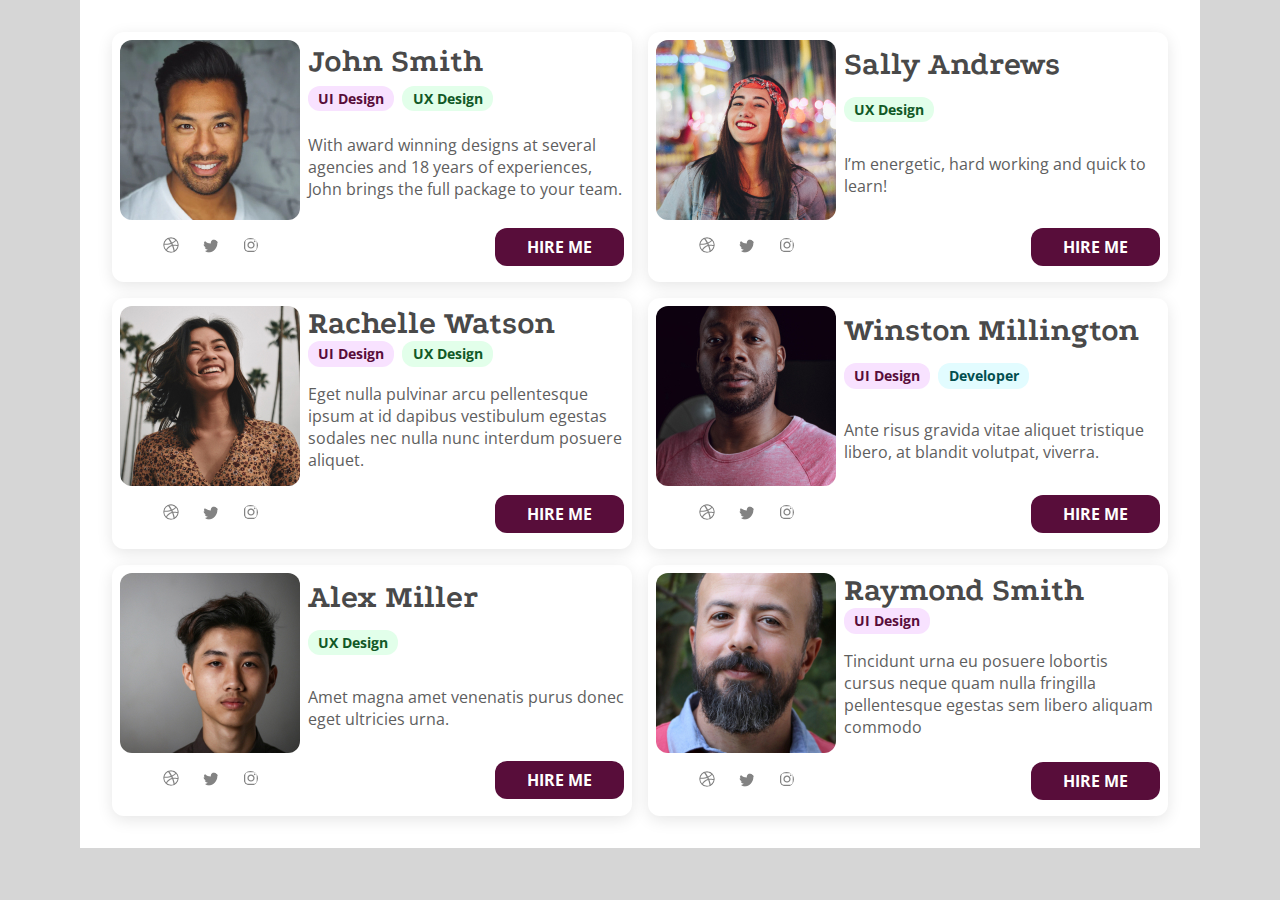
<file: module-1/03-final-project/solution-1/index.html>
<!DOCTYPE html>
<html lang="en">
  <head>
    <meta charset="UTF-8" />
    <meta name="viewport" content="width=device-width, initial-scale=1.0" />
    <title>Hire us</title>
    <link
      href="https://fonts.googleapis.com/css2?family=Open+Sans:wght@400;700&family=Podkova:wght@700&display=swap"
      rel="stylesheet"
    />
    <link href="styles.css" rel="stylesheet" />
  </head>
  <body>
    <div class="candidates">
      <!-- Cantidate 1 -->
      <div class="candidate">
        <h2 class="name">John Smith</h2>
        <img src="../img/john.jpg" />
        <p class="roles">
          <span class="role role-ui">UI Design</span
          ><span class="role role-ux">UX Design</span>
        </p>
        <p class="bio">
          With award winning designs at several agencies and 18 years of
          experiences, John brings the full package to your team.
        </p>
        <ul class="social">
          <li>
            <a href="#" aria-label="dribbble"
              ><img src="../img/dribbble.svg" alt=""
            /></a>
          </li>
          <li>
            <a href="#" aria-label="twitter"
              ><img src="../img/twitter.svg" alt=""
            /></a>
          </li>
          <li>
            <a href="#" aria-label="instagram"
              ><img src="../img/instagram.svg" alt=""
            /></a>
          </li>
        </ul>
        <a href="#" class="button">Hire me</a>
      </div>

      <!-- Cantidate 2 -->
      <div class="candidate">
        <h2 class="name">Sally Andrews</h2>
        <img src="../img/sally.jpg" />
        <p class="roles">
          <span class="role role-ux">UX Design</span>
        </p>
        <p class="bio">I’m energetic, hard working and quick to learn!</p>
        <ul class="social">
          <li>
            <a href="#" aria-label="dribbble"
              ><img src="../img/dribbble.svg" alt=""
            /></a>
          </li>
          <li>
            <a href="#" aria-label="twitter"
              ><img src="../img/twitter.svg" alt=""
            /></a>
          </li>
          <li>
            <a href="#" aria-label="instagram"
              ><img src="../img/instagram.svg" alt=""
            /></a>
          </li>
        </ul>
        <a href="#" class="button">Hire me</a>
      </div>

      <!-- Cantidate 3 -->
      <div class="candidate">
        <h2 class="name">Rachelle Watson</h2>
        <img src="../img/rachelle.jpg" />
        <p class="roles">
          <span class="role role-ui">UI Design</span
          ><span class="role role-ux">UX Design</span>
        </p>
        <p class="bio">
          Eget nulla pulvinar arcu pellentesque ipsum at id dapibus vestibulum
          egestas sodales nec nulla nunc interdum posuere aliquet.
        </p>
        <ul class="social">
          <li>
            <a href="#" aria-label="dribbble"
              ><img src="../img/dribbble.svg" alt=""
            /></a>
          </li>
          <li>
            <a href="#" aria-label="twitter"
              ><img src="../img/twitter.svg" alt=""
            /></a>
          </li>
          <li>
            <a href="#" aria-label="instagram"
              ><img src="../img/instagram.svg" alt=""
            /></a>
          </li>
        </ul>
        <a href="#" class="button">Hire me</a>
      </div>

      <!-- Cantidate 4 -->
      <div class="candidate">
        <h2 class="name">Winston Millington</h2>
        <img src="../img/winston.jpg" />
        <p class="roles">
          <span class="role role-ui">UI Design</span
          ><span class="role role-dev">Developer</span>
        </p>
        <p class="bio">
          Ante risus gravida vitae aliquet tristique libero, at blandit
          volutpat, viverra.
        </p>
        <ul class="social">
          <li>
            <a href="#" aria-label="dribbble"
              ><img src="../img/dribbble.svg" alt=""
            /></a>
          </li>
          <li>
            <a href="#" aria-label="twitter"
              ><img src="../img/twitter.svg" alt=""
            /></a>
          </li>
          <li>
            <a href="#" aria-label="instagram"
              ><img src="../img/instagram.svg" alt=""
            /></a>
          </li>
        </ul>
        <a href="#" class="button">Hire me</a>
      </div>

      <!-- Cantidate 5 -->
      <div class="candidate">
        <h2 class="name">Alex Miller</h2>
        <img src="../img/alex.jpg" />
        <p class="roles"><span class="role role-ux">UX Design</span></p>
        <p class="bio">
          Amet magna amet venenatis purus donec eget ultricies urna.
        </p>
        <ul class="social">
          <li>
            <a href="#" aria-label="dribbble"
              ><img src="../img/dribbble.svg" alt=""
            /></a>
          </li>
          <li>
            <a href="#" aria-label="twitter"
              ><img src="../img/twitter.svg" alt=""
            /></a>
          </li>
          <li>
            <a href="#" aria-label="instagram"
              ><img src="../img/instagram.svg" alt=""
            /></a>
          </li>
        </ul>
        <a href="#" class="button">Hire me</a>
      </div>

      <!-- Cantidate 6 -->
      <div class="candidate">
        <h2 class="name">Raymond Smith</h2>
        <img src="../img/raymond.jpg" />
        <p class="roles">
          <span class="role role-ui">UI Design</span>
        </p>
        <p class="bio">
          Tincidunt urna eu posuere lobortis cursus neque quam nulla fringilla
          pellentesque egestas sem libero aliquam commodo
        </p>
        <ul class="social">
          <li>
            <a href="#" aria-label="dribbble"
              ><img src="../img/dribbble.svg" alt=""
            /></a>
          </li>
          <li>
            <a href="#" aria-label="twitter"
              ><img src="../img/twitter.svg" alt=""
            /></a>
          </li>
          <li>
            <a href="#" aria-label="instagram"
              ><img src="../img/instagram.svg" alt=""
            /></a>
          </li>
        </ul>
        <a href="#" class="button">Hire me</a>
      </div>
    </div>
  </body>
</html>
</file>
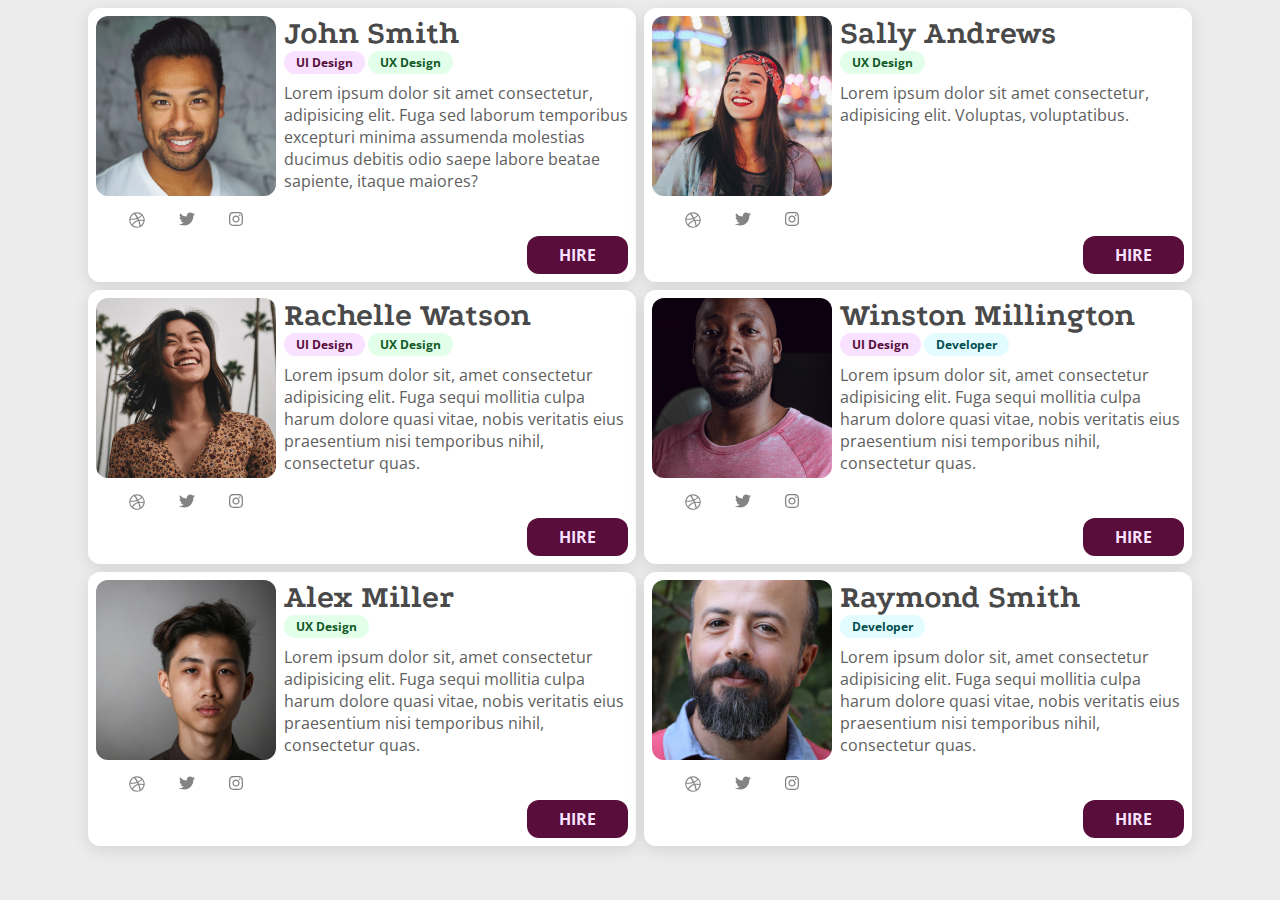
<file: module-1/03-final-project/solution-2/index.html>
<!DOCTYPE html>
<html lang="en">
  <head>
    <meta charset="UTF-8" />
    <meta name="viewport" content="width=device-width, initial-scale=1.0" />
    <title>Hire us</title>
    <link
      href="https://fonts.googleapis.com/css2?family=Open+Sans:wght@400;700&family=Podkova:wght@700&display=swap"
      rel="stylesheet"
    />
    <link rel="stylesheet" href="styles.css" />
  </head>
  <body>
    <main>
      <div class="cantidates">
        <div class="candidate">
          <h2 class="name">John Smith</h2>
          <img src="../img/john.jpg" alt="" />
          <p class="roles">
            <span class="tag ui">UI Design</span>
            <span class="tag ux">UX Design</span>
          </p>
          <p class="bio">
            Lorem ipsum dolor sit amet consectetur, adipisicing elit. Fuga sed
            laborum temporibus excepturi minima assumenda molestias ducimus
            debitis odio saepe labore beatae sapiente, itaque maiores?
          </p>
          <ul class="socials">
            <li>
              <a href="#" aria-label="dribbble">
                <img src="../img/dribbble.svg" alt="" />
              </a>
            </li>
            <li>
              <a href="#" aria-label="twitter">
                <img src="../img/twitter.svg" alt="" />
              </a>
            </li>
            <li>
              <a href="#" aria-label="instagram">
                <img src="../img/instagram.svg" alt="" />
              </a>
            </li>
          </ul>
          <a href="#" class="button">Hire</a>
        </div>

        <div class="candidate">
          <h2 class="name">Sally Andrews</h2>
          <img src="../img/sally.jpg" alt="" />
          <p class="roles">
            <span class="tag ux">UX Design</span>
          </p>
          <p class="bio">
            Lorem ipsum dolor sit amet consectetur, adipisicing elit. Voluptas,
            voluptatibus.
          </p>
          <ul class="socials">
            <li>
              <a href="#" aria-label="dribbble">
                <img src="../img/dribbble.svg" alt="" />
              </a>
            </li>
            <li>
              <a href="#" aria-label="twitter">
                <img src="../img/twitter.svg" alt="" />
              </a>
            </li>
            <li>
              <a href="#" aria-label="instagram">
                <img src="../img/instagram.svg" alt="" />
              </a>
            </li>
          </ul>
          <a href="#" class="button">Hire</a>
        </div>

        <div class="candidate">
          <h2 class="name">Rachelle Watson</h2>
          <img src="../img/rachelle.jpg" alt="" />
          <p class="roles">
            <span class="tag ui">UI Design</span>
            <span class="tag ux">UX Design</span>
          </p>
          <p class="bio">
            Lorem ipsum dolor sit, amet consectetur adipisicing elit. Fuga sequi
            mollitia culpa harum dolore quasi vitae, nobis veritatis eius
            praesentium nisi temporibus nihil, consectetur quas.
          </p>
          <ul class="socials">
            <li>
              <a href="#" aria-label="dribbble">
                <img src="../img/dribbble.svg" alt="" />
              </a>
            </li>
            <li>
              <a href="#" aria-label="twitter">
                <img src="../img/twitter.svg" alt="" />
              </a>
            </li>
            <li>
              <a href="#" aria-label="instagram">
                <img src="../img/instagram.svg" alt="" />
              </a>
            </li>
          </ul>
          <a href="#" class="button">Hire</a>
        </div>

        <div class="candidate">
          <h2 class="name">Winston Millington</h2>
          <img src="../img/winston.jpg" alt="" />
          <p class="roles">
            <span class="tag ui">UI Design</span>
            <span class="tag dev">Developer</span>
          </p>
          <p class="bio">
            Lorem ipsum dolor sit, amet consectetur adipisicing elit. Fuga sequi
            mollitia culpa harum dolore quasi vitae, nobis veritatis eius
            praesentium nisi temporibus nihil, consectetur quas.
          </p>
          <ul class="socials">
            <li>
              <a href="#" aria-label="dribbble">
                <img src="../img/dribbble.svg" alt="" />
              </a>
            </li>
            <li>
              <a href="#" aria-label="twitter">
                <img src="../img/twitter.svg" alt="" />
              </a>
            </li>
            <li>
              <a href="#" aria-label="instagram">
                <img src="../img/instagram.svg" alt="" />
              </a>
            </li>
          </ul>
          <a href="#" class="button">Hire</a>
        </div>

        <div class="candidate">
          <h2 class="name">Alex Miller</h2>
          <img src="../img/alex.jpg" alt="" />
          <p class="roles">
            <span class="tag ux">UX Design</span>
          </p>
          <p class="bio">
            Lorem ipsum dolor sit, amet consectetur adipisicing elit. Fuga sequi
            mollitia culpa harum dolore quasi vitae, nobis veritatis eius
            praesentium nisi temporibus nihil, consectetur quas.
          </p>
          <ul class="socials">
            <li>
              <a href="#" aria-label="dribbble">
                <img src="../img/dribbble.svg" alt="" />
              </a>
            </li>
            <li>
              <a href="#" aria-label="twitter">
                <img src="../img/twitter.svg" alt="" />
              </a>
            </li>
            <li>
              <a href="#" aria-label="instagram">
                <img src="../img/instagram.svg" alt="" />
              </a>
            </li>
          </ul>
          <a href="#" class="button">Hire</a>
        </div>

        <div class="candidate">
          <h2 class="name">Raymond Smith</h2>
          <img src="../img/raymond.jpg" alt="" />
          <p class="roles">
            <span class="tag dev">Developer</span>
          </p>
          <p class="bio">
            Lorem ipsum dolor sit, amet consectetur adipisicing elit. Fuga sequi
            mollitia culpa harum dolore quasi vitae, nobis veritatis eius
            praesentium nisi temporibus nihil, consectetur quas.
          </p>
          <ul class="socials">
            <li>
              <a href="#" aria-label="dribbble">
                <img src="../img/dribbble.svg" alt="" />
              </a>
            </li>
            <li>
              <a href="#" aria-label="twitter">
                <img src="../img/twitter.svg" alt="" />
              </a>
            </li>
            <li>
              <a href="#" aria-label="instagram">
                <img src="../img/instagram.svg" alt="" />
              </a>
            </li>
          </ul>
          <a href="#" class="button">Hire</a>
        </div>
      </div>
    </main>
  </body>
</html>
</file>
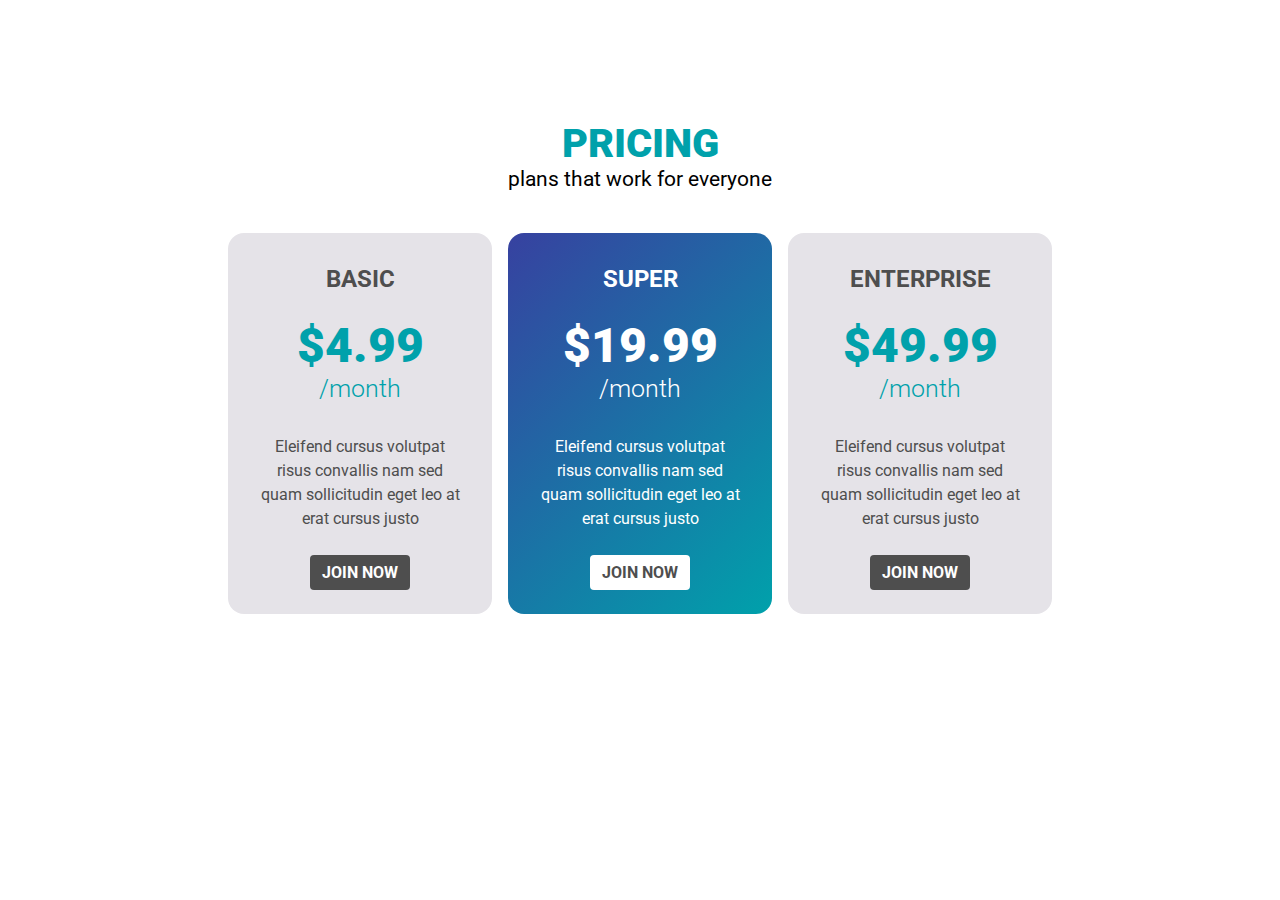
<file: module-1/pricing-cards/version-1/index.html>
<!DOCTYPE html>
<html lang="en">
  <head>
    <meta charset="UTF-8" />
    <meta name="viewport" content="width=device-width, initial-scale=1.0" />
    <title>Pricing</title>
    <link
      href="https://fonts.googleapis.com/css2?family=Roboto:wght@300;700;900&display=swap"
      rel="stylesheet"
    />
    <link rel="stylesheet" href="styles.css" />
  </head>

  <body>
    <h1 class="text-accent">pricing</h1>
    <p class="subhead">plans that work for everyone</p>

    <div class="plans">
      <div class="plan plan--light">
        <h2 class="plan__title">basic</h2>
        <p class="plan__price text-accent">$4.99<span>/month</span></p>
        <p class="plan__description">
          Eleifend cursus volutpat risus convallis nam sed quam sollicitudin
          eget leo at erat cursus justo
        </p>
        <a href="#" class="button button-dark">Join Now</a>
      </div>

      <div class="plan plan--dark">
        <h2 class="plan__title">super</h2>
        <p class="plan__price">$19.99<span>/month</span></p>
        <p class="plan__description">
          Eleifend cursus volutpat risus convallis nam sed quam sollicitudin
          eget leo at erat cursus justo
        </p>
        <a href="#" class="button button-light">Join Now</a>
      </div>

      <div class="plan plan--light">
        <h2 class="plan__title">Enterprise</h2>
        <p class="plan__price text-accent">$49.99<span>/month</span></p>
        <p class="plan__description">
          Eleifend cursus volutpat risus convallis nam sed quam sollicitudin
          eget leo at erat cursus justo
        </p>
        <a href="#" class="button button-dark">Join Now</a>
      </div>
    </div>
  </body>
</html>
</file>
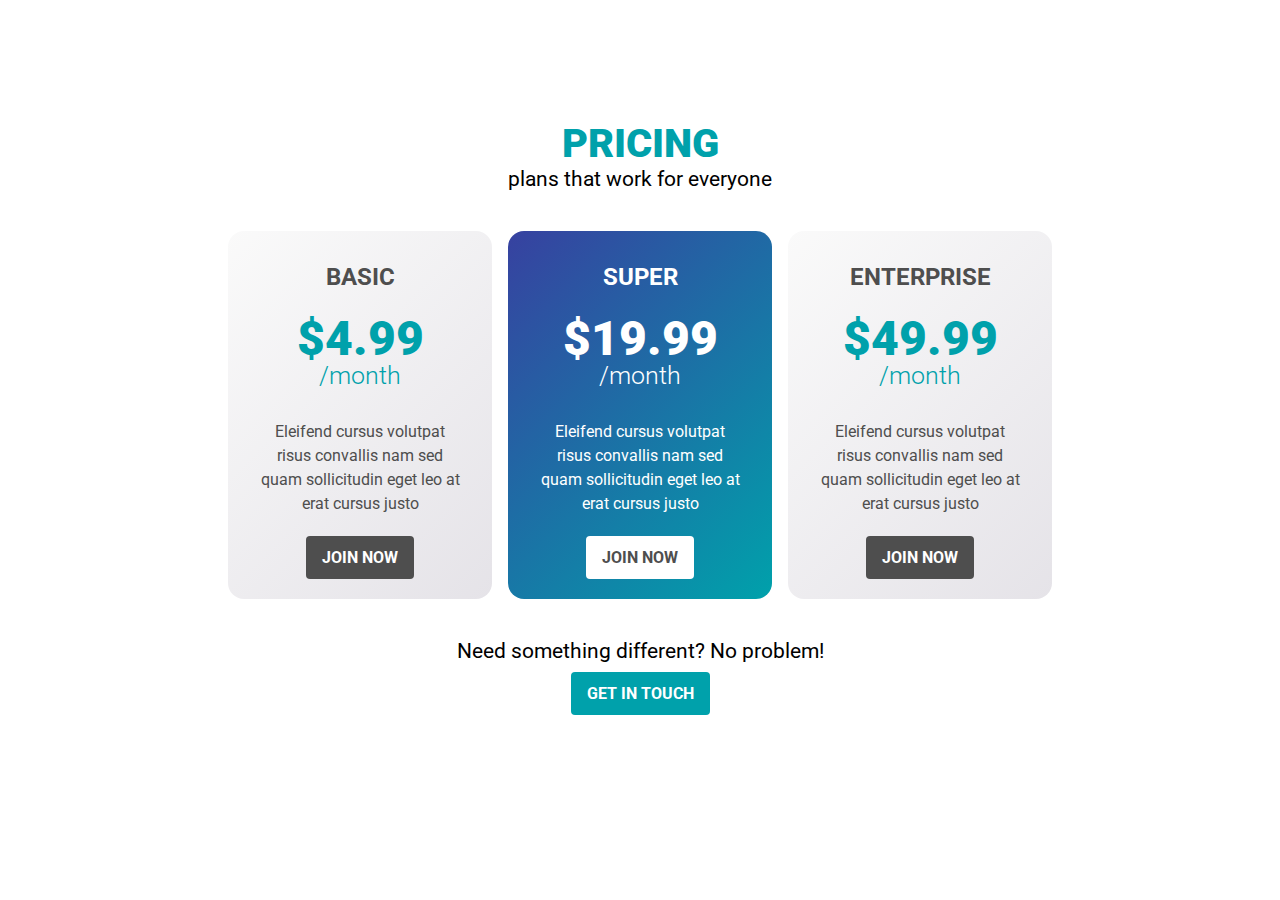
<file: module-1/pricing-cards/version-2/index.html>
<!DOCTYPE html>
<html lang="en">
  <head>
    <meta charset="UTF-8" />
    <meta name="viewport" content="width=device-width, initial-scale=1.0" />
    <title>Pricing</title>
    <link
      href="https://fonts.googleapis.com/css2?family=Roboto:wght@300;700;900&display=swap"
      rel="stylesheet"
    />
    <link rel="stylesheet" href="styles.css" />
  </head>

  <body>
    <h1 class="text-accent">pricing</h1>
    <p class="fs-500">plans that work for everyone</p>

    <div class="plans">
      <div class="plan plan--light">
        <h2 class="plan__title">basic</h2>
        <p class="plan__price">$4.99<span>/month</span></p>
        <p class="plan__description">
          Eleifend cursus volutpat risus convallis nam sed quam sollicitudin
          eget leo at erat cursus justo
        </p>
        <a href="#" class="button">Join Now</a>
      </div>

      <div class="plan plan--accent">
        <h2 class="plan__title">super</h2>
        <p class="plan__price">$19.99<span>/month</span></p>
        <p class="plan__description">
          Eleifend cursus volutpat risus convallis nam sed quam sollicitudin
          eget leo at erat cursus justo
        </p>
        <a href="#" class="button">Join Now</a>
      </div>

      <div class="plan plan--light">
        <h2 class="plan__title">Enterprise</h2>
        <p class="plan__price">$49.99<span>/month</span></p>
        <p class="plan__description">
          Eleifend cursus volutpat risus convallis nam sed quam sollicitudin
          eget leo at erat cursus justo
        </p>
        <a href="#" class="button">Join Now</a>
      </div>
    </div>

    <p class="fs-500">Need something different? No problem!</p>
    <a href="#" class="button">Get in touch</a>
  </body>
</html>
</file>
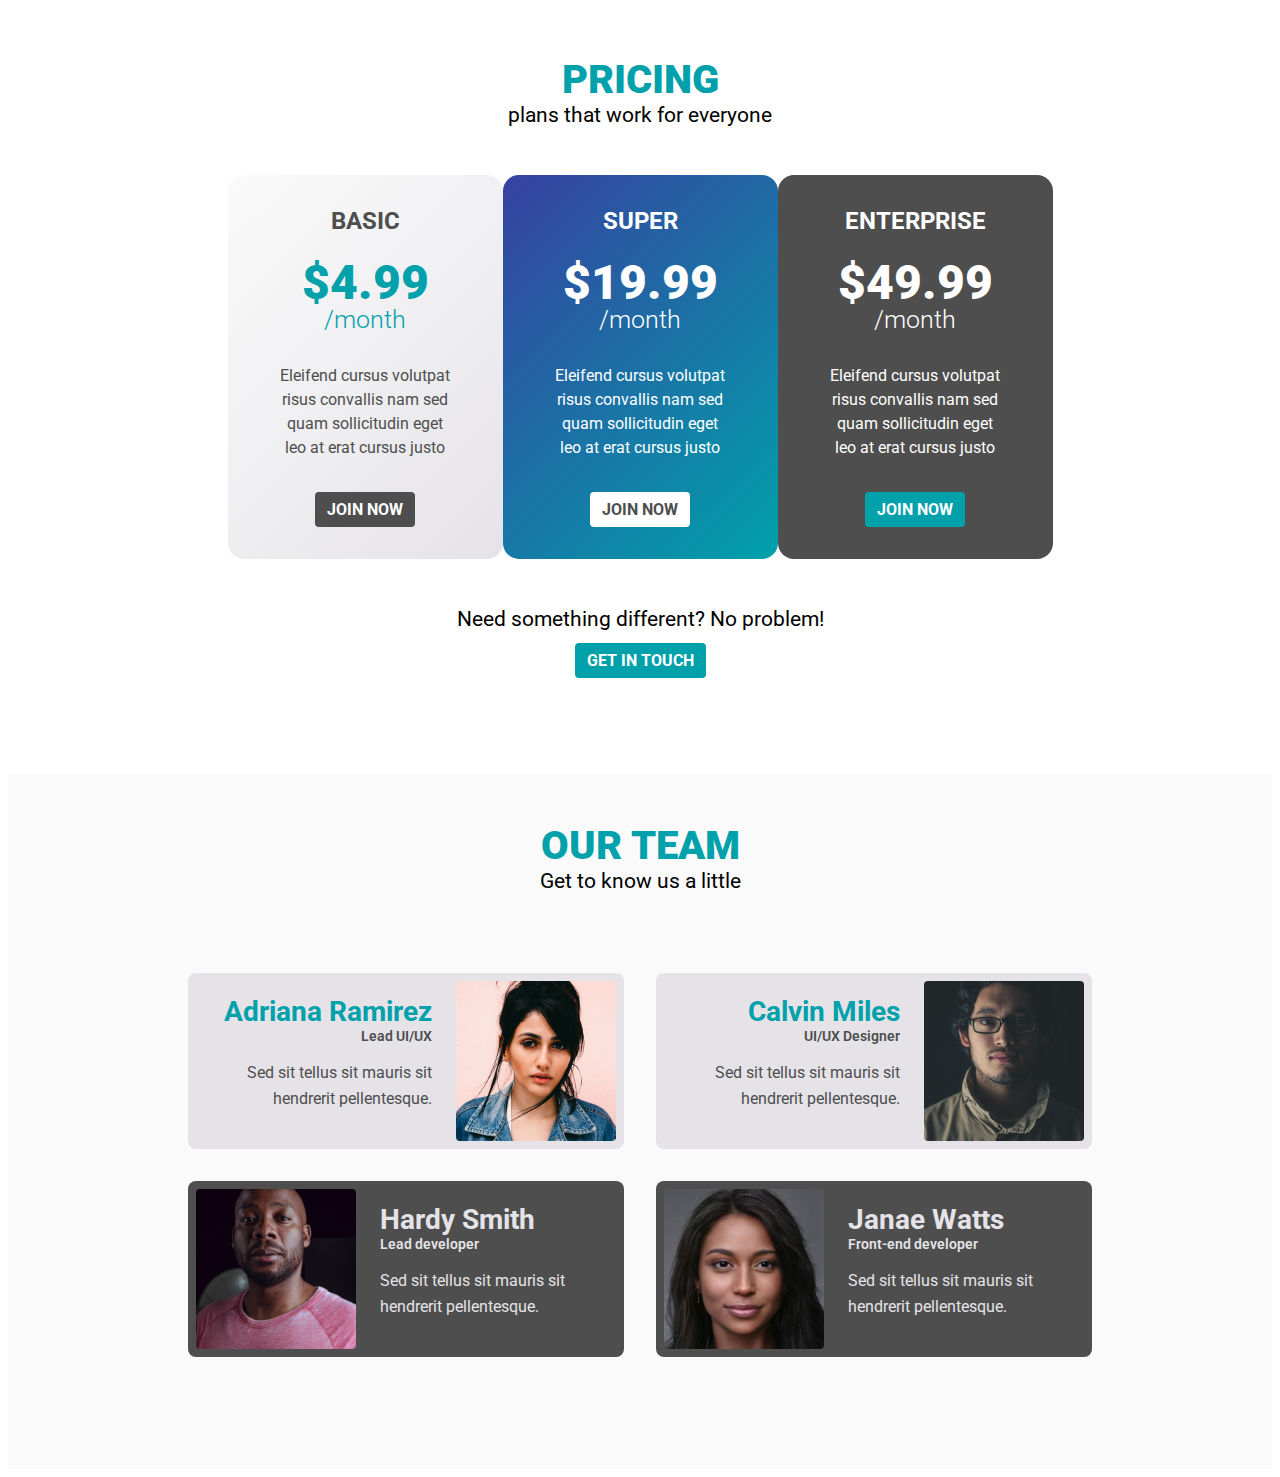
<file: module-1/pricing-cards/version-3/index.html>
<!DOCTYPE html>
<html lang="en">
  <head>
    <meta charset="UTF-8" />
    <meta name="viewport" content="width=device-width, initial-scale=1.0" />
    <title>Pricing</title>
    <link
      href="https://fonts.googleapis.com/css2?family=Roboto:wght@300;700;900&display=swap"
      rel="stylesheet"
    />
    <link rel="stylesheet" href="styles.css" />
  </head>

  <body>
    <section class="pricing">
      <h2 class="section-title">pricing</h2>
      <p class="fs-500">plans that work for everyone</p>

      <div class="plans">
        <div class="plan plan--light">
          <h2 class="plan__title">basic</h2>
          <p class="plan__price">$4.99<span>/month</span></p>
          <p class="plan__description">
            Eleifend cursus volutpat risus convallis nam sed quam sollicitudin
            eget leo at erat cursus justo
          </p>
          <a href="#" class="button">Join Now</a>
        </div>

        <div class="plan plan--accent">
          <h2 class="plan__title">super</h2>
          <p class="plan__price">$19.99<span>/month</span></p>
          <p class="plan__description">
            Eleifend cursus volutpat risus convallis nam sed quam sollicitudin
            eget leo at erat cursus justo
          </p>
          <a href="#" class="button">Join Now</a>
        </div>

        <div class="plan plan--dark">
          <h2 class="plan__title">Enterprise</h2>
          <p class="plan__price">$49.99<span>/month</span></p>
          <p class="plan__description">
            Eleifend cursus volutpat risus convallis nam sed quam sollicitudin
            eget leo at erat cursus justo
          </p>
          <a href="#" class="button">Join Now</a>
        </div>
      </div>

      <p class="fs-500">Need something different? No problem!</p>
      <a href="#" class="button">Get in touch</a>
    </section>

    <section class="team">
      <div class="container">
        <h2 class="section-title">Our team</h2>
        <p class="fs-500">Get to know us a little</p>

        <div class="team-members">
          <div class="team-member team-member--light team-member--inverse">
            <img src="img/team-01.jpg" alt="" />
            <div class="info">
              <h3 class="name">Adriana Ramirez</h3>
              <p class="position">Lead UI/UX</p>
              <p>Sed sit tellus sit mauris sit hendrerit pellentesque.</p>
            </div>
          </div>

          <div class="team-member team-member--light team-member--inverse">
            <img src="img/team-02.jpg" alt="" />
            <div class="info">
              <h3 class="name">Calvin Miles</h3>
              <p class="position">UI/UX Designer</p>
              <p>Sed sit tellus sit mauris sit hendrerit pellentesque.</p>
            </div>
          </div>

          <div class="team-member team-member--dark">
            <img src="img/team-03.jpg" alt="" />
            <div class="info">
              <h3 class="name">Hardy Smith</h3>
              <p class="position">Lead developer</p>
              <p>Sed sit tellus sit mauris sit hendrerit pellentesque.</p>
            </div>
          </div>

          <div class="team-member team-member--dark">
            <img src="img/team-04.jpg" alt="" />
            <div class="info">
              <h3 class="name">Janae Watts</h3>
              <p class="position">Front-end developer</p>
              <p>Sed sit tellus sit mauris sit hendrerit pellentesque.</p>
            </div>
          </div>
        </div>
      </div>
    </section>
  </body>
</html>
</file>
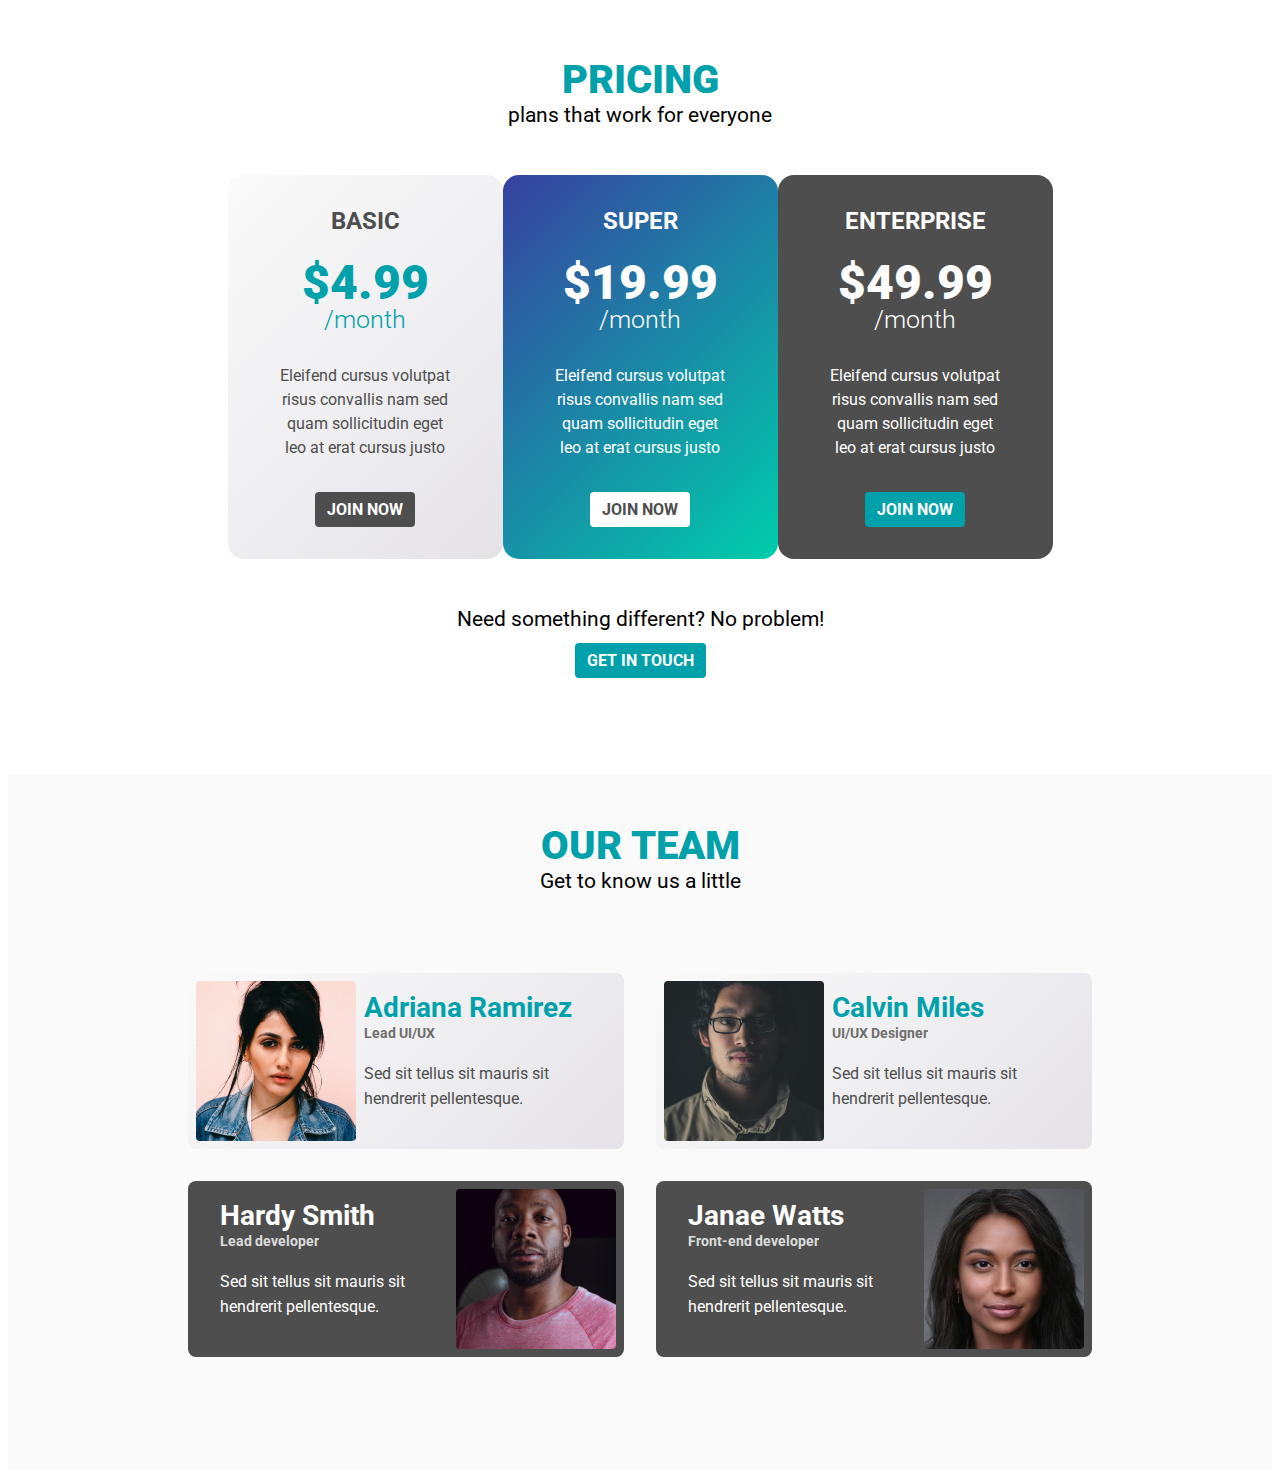
<file: module-1/pricing-cards/version-final/index.html>
<!DOCTYPE html>
<html lang="en">
  <head>
    <meta charset="UTF-8" />
    <meta name="viewport" content="width=device-width, initial-scale=1.0" />
    <title>Pricing</title>
    <link
      href="https://fonts.googleapis.com/css2?family=Roboto:wght@300;700;900&display=swap"
      rel="stylesheet"
    />
    <link rel="stylesheet" href="styles.css" />
  </head>

  <body>
    <section class="pricing">
      <h2 class="section-title">pricing</h2>
      <p class="fs-500">plans that work for everyone</p>

      <div class="plans">
        <div class="plan bg-light">
          <h2 class="plan__title">basic</h2>
          <p class="plan__price">$4.99<span>/month</span></p>
          <p class="plan__description">
            Eleifend cursus volutpat risus convallis nam sed quam sollicitudin
            eget leo at erat cursus justo
          </p>
          <a href="#" class="button">Join Now</a>
        </div>

        <div class="plan bg-accent">
          <h2 class="plan__title">super</h2>
          <p class="plan__price">$19.99<span>/month</span></p>
          <p class="plan__description">
            Eleifend cursus volutpat risus convallis nam sed quam sollicitudin
            eget leo at erat cursus justo
          </p>
          <a href="#" class="button">Join Now</a>
        </div>

        <div class="plan bg-dark">
          <h2 class="plan__title">Enterprise</h2>
          <p class="plan__price">$49.99<span>/month</span></p>
          <p class="plan__description">
            Eleifend cursus volutpat risus convallis nam sed quam sollicitudin
            eget leo at erat cursus justo
          </p>
          <a href="#" class="button">Join Now</a>
        </div>
      </div>

      <p class="fs-500">Need something different? No problem!</p>
      <a href="#" class="button">Get in touch</a>
    </section>

    <section class="team">
      <div class="container">
        <h2 class="section-title">Our team</h2>
        <p class="fs-500">Get to know us a little</p>

        <div class="team-members">
          <div class="team-member bg-light">
            <img src="img/team-01.jpg" alt="" />
            <div class="info">
              <h3 class="name">Adriana Ramirez</h3>
              <p class="position">Lead UI/UX</p>
              <p>Sed sit tellus sit mauris sit hendrerit pellentesque.</p>
            </div>
          </div>

          <div class="team-member bg-light">
            <img src="img/team-02.jpg" alt="" />
            <div class="info">
              <h3 class="name">Calvin Miles</h3>
              <p class="position">UI/UX Designer</p>
              <p>Sed sit tellus sit mauris sit hendrerit pellentesque.</p>
            </div>
          </div>

          <div class="team-member bg-dark team-member--mirrored">
            <img src="img/team-03.jpg" alt="" />
            <div class="info">
              <h3 class="name">Hardy Smith</h3>
              <p class="position">Lead developer</p>
              <p>Sed sit tellus sit mauris sit hendrerit pellentesque.</p>
            </div>
          </div>

          <div class="team-member bg-dark team-member--mirrored">
            <img src="img/team-04.jpg" alt="" />
            <div class="info">
              <h3 class="name">Janae Watts</h3>
              <p class="position">Front-end developer</p>
              <p>Sed sit tellus sit mauris sit hendrerit pellentesque.</p>
            </div>
          </div>
        </div>
      </div>
    </section>
  </body>
</html>
</file>
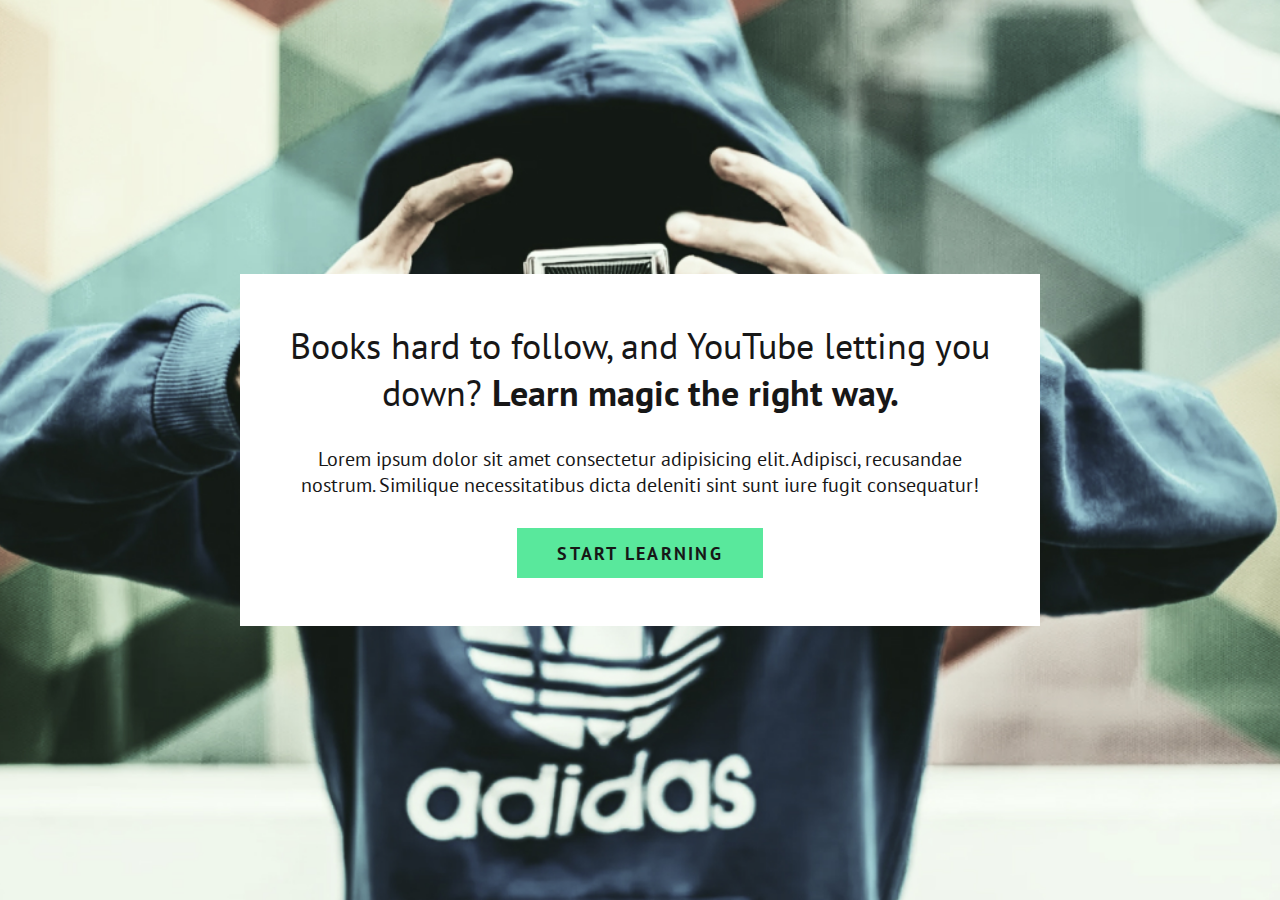
<file: module-2/01-initial-project/version-1/index.html>
<!DOCTYPE html>
<html lang="en">
  <head>
    <meta charset="UTF-8" />
    <meta name="viewport" content="width=device-width, initial-scale=1.0" />
    <title>Magic is in the air</title>
    <link
      href="https://fonts.googleapis.com/css2?family=PT+Sans:wght@400;700&display=swap"
      rel="stylesheet"
    />
    <link rel="stylesheet" href="style.css" />
  </head>

  <body>
    <main>
      <div class="hero">
        <div class="content">
          <h1>
            Books hard to follow, and YouTube letting you down?
            <strong>Learn magic the right way.</strong>
          </h1>

          <p>
            Lorem ipsum dolor sit amet consectetur adipisicing elit. Adipisci,
            recusandae nostrum. Similique necessitatibus dicta deleniti sint
            sunt iure fugit consequatur!
          </p>

          <a href="#" class="button">Start learning</a>
        </div>
      </div>
    </main>
  </body>
</html>
</file>
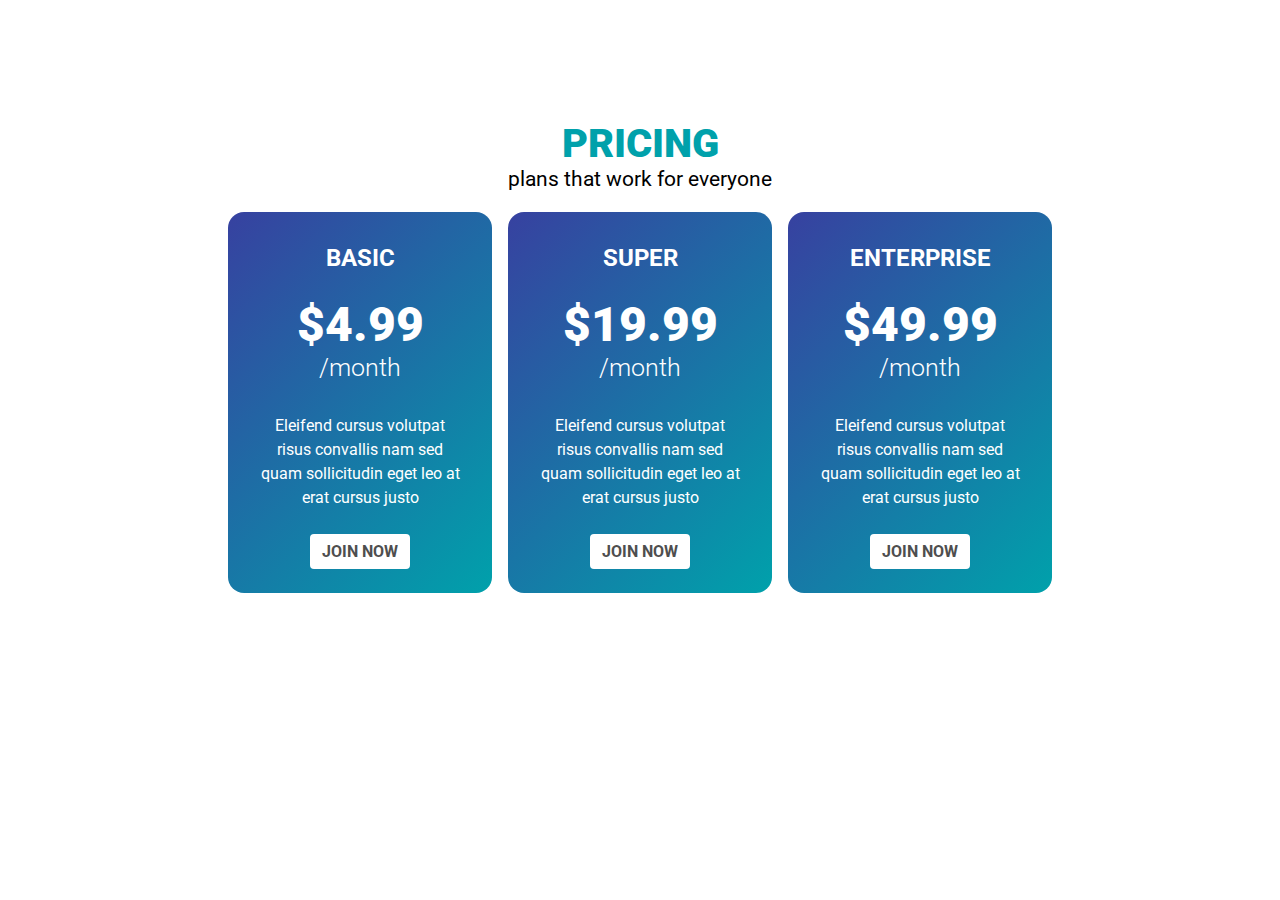
<file: module-1/02-pricing-cards/version-1/code/index.html>
<!DOCTYPE html>
<html lang="en">

<head>
  <meta charset="UTF-8">
  <meta name="viewport" content="width=device-width, initial-scale=1.0">
  <title>Pricing</title>
  <link href="https://fonts.googleapis.com/css2?family=Roboto:wght@300;700;900&display=swap" rel="stylesheet">
  <link rel="stylesheet" href="styles.css">
</head>

<body>
  <h1>pricing</h1>
  <p class="subhead">plans that work for everyone</p>

  <div class="plans">
    <div class="plan">
      <h2 class="plan__title">basic</h2>
      <p class="plan__price">
        $4.99<span>/month</span>
      </p>
      <p class="plan__description">Eleifend cursus volutpat risus convallis nam sed quam sollicitudin eget leo at erat
        cursus justo</p>
      <a href="#" class="plan__button">Join Now</a>
    </div>

    <div class="plan">
      <h2 class="plan__title">super</h2>
      <p class="plan__price">
        $19.99<span>/month</span>
      </p>
      <p class="plan__description">Eleifend cursus volutpat risus convallis nam sed quam sollicitudin eget leo at erat
        cursus justo</p>
      <a href="#" class="plan__button">Join Now</a>
    </div>
    <div class="plan">
      <h2 class="plan__title">Enterprise</h2>
      <p class="plan__price">
        $49.99<span>/month</span>
      </p>
      <p class="plan__description">Eleifend cursus volutpat risus convallis nam sed quam sollicitudin eget leo at erat
        cursus justo</p>
      <a href="#" class="plan__button">Join Now</a>
    </div>
  </div>
</body>

</html>
</file>
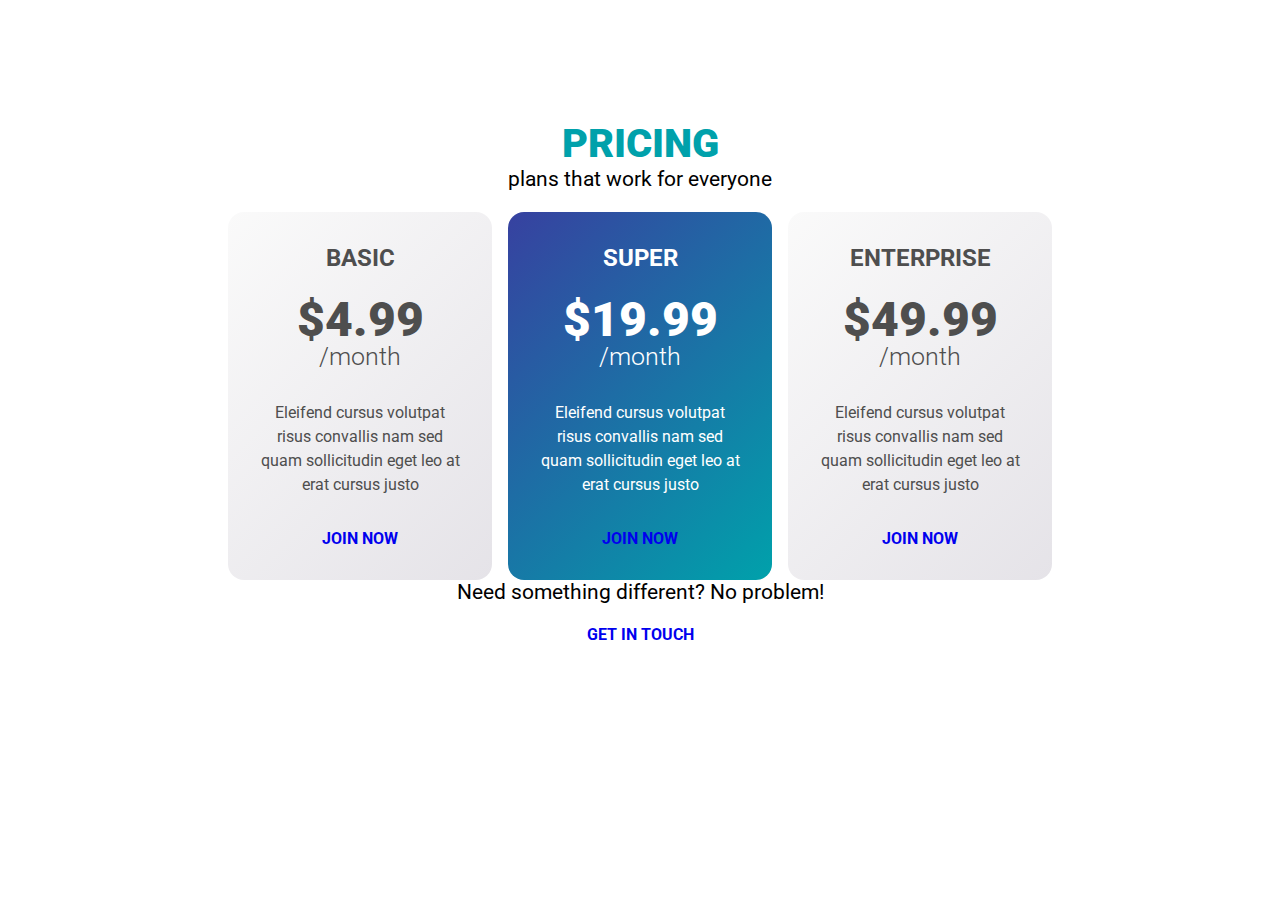
<file: module-1/02-pricing-cards/version-2/code/index.html>
<!DOCTYPE html>
<html lang="en">

<head>
  <meta charset="UTF-8">
  <meta name="viewport" content="width=device-width, initial-scale=1.0">
  <title>Pricing</title>
  <link href="https://fonts.googleapis.com/css2?family=Roboto:wght@300;700;900&display=swap" rel="stylesheet">
  <link rel="stylesheet" href="styles.css">
</head>

<body>
  <h1 class="text-accent">pricing</h1>
  <p class="fs-500">plans that work for everyone</p>

  <div class="plans">
    <div class="plan plan--light">
      <h2 class="plan__title">basic</h2>
      <p class="plan__price">
        $4.99<span>/month</span>
      </p>
      <p class="plan__description">Eleifend cursus volutpat risus convallis nam sed quam sollicitudin eget leo at erat
        cursus justo</p>
      <a href="#" class="button">Join Now</a>
    </div>

    <div class="plan plan--accent">
      <h2 class="plan__title">super</h2>
      <p class="plan__price">
        $19.99<span>/month</span>
      </p>
      <p class="plan__description">Eleifend cursus volutpat risus convallis nam sed quam sollicitudin eget leo at erat
        cursus justo</p>
      <a href="#" class="button">Join Now</a>
    </div>
    <div class="plan plan--light">
      <h2 class="plan__title">Enterprise</h2>
      <p class="plan__price">
        $49.99<span>/month</span>
      </p>
      <p class="plan__description">Eleifend cursus volutpat risus convallis nam sed quam sollicitudin eget leo at erat
        cursus justo</p>
      <a href="#" class="button">Join Now</a>
    </div>
  </div>

  <p class="fs-500">Need something different? No problem!</p>
  <a href="#" class="button">Get in touch</a>
</body>

</html>
</file>
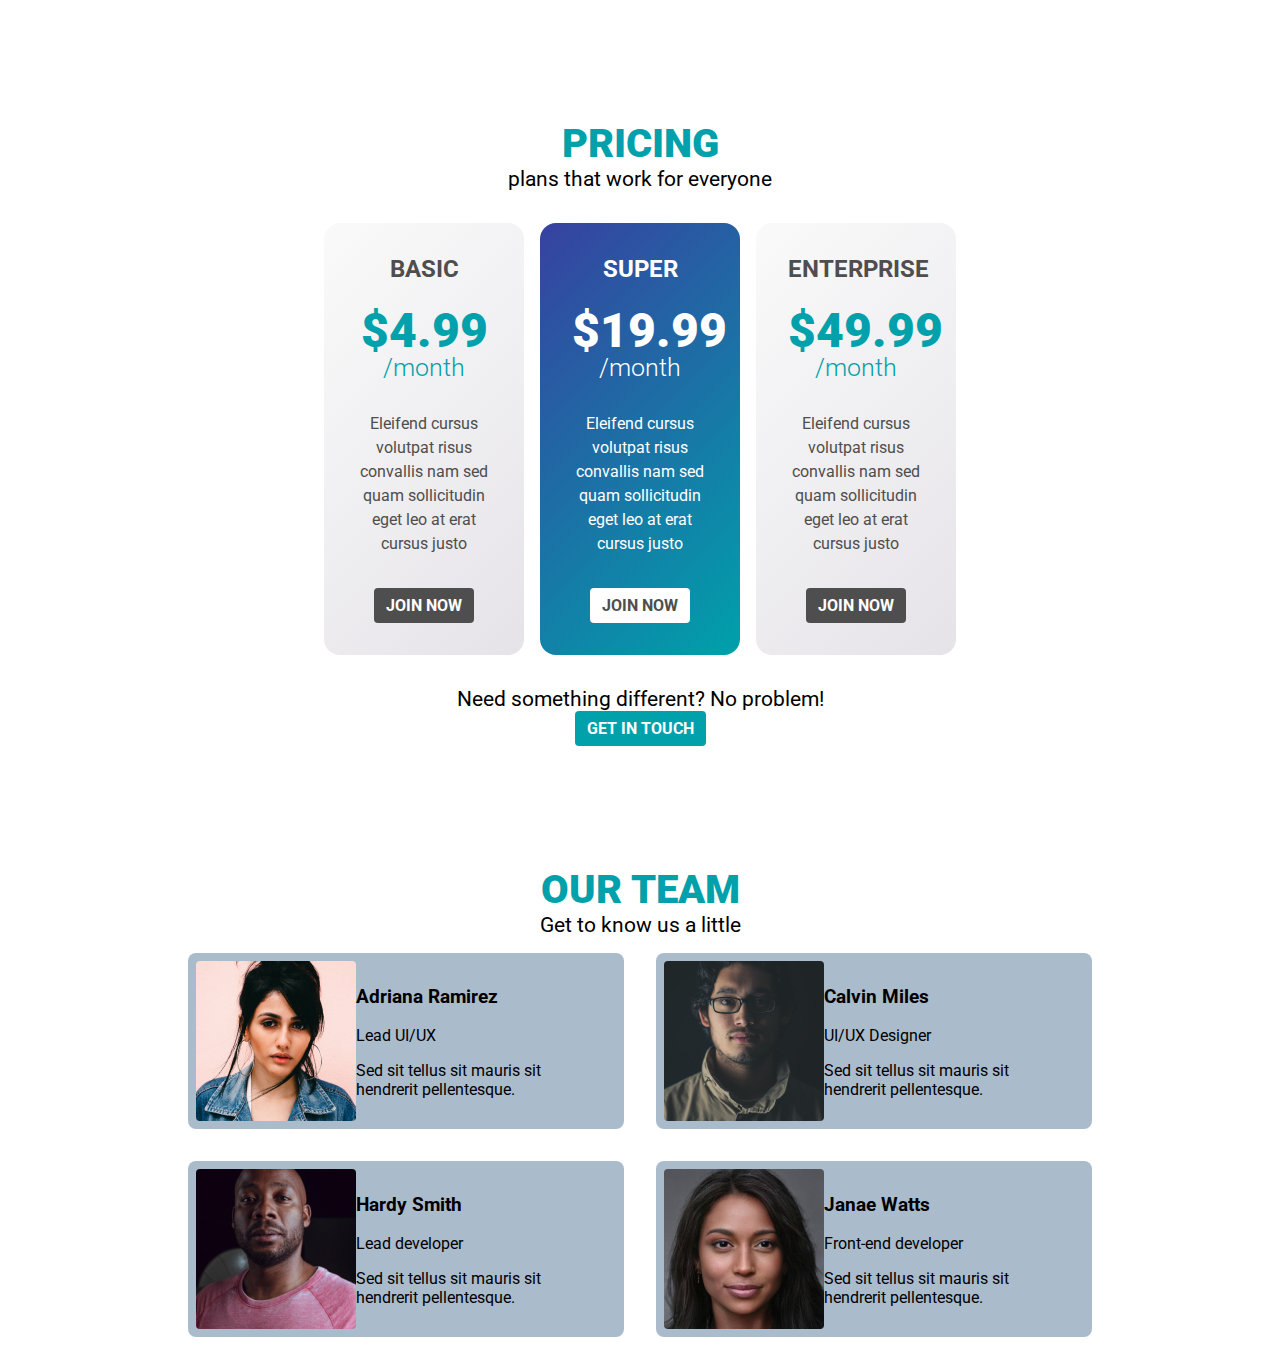
<file: module-1/02-pricing-cards/version-3/code/index.html>
<!DOCTYPE html>
<html lang="en">

<head>
  <meta charset="UTF-8">
  <meta name="viewport" content="width=device-width, initial-scale=1.0">
  <title>Pricing</title>
  <link href="https://fonts.googleapis.com/css2?family=Roboto:wght@300;700;900&display=swap" rel="stylesheet">
  <link rel="stylesheet" href="styles.css">
</head>

<body>
  <section class="pricing">
    <h2 class="section-title">pricing</h2>
    <p class="fs-500">plans that work for everyone</p>

    <div class="plans">
      <div class="plan plan--light">
        <h2 class="plan__title">basic</h2>
        <p class="plan__price">
          $4.99<span>/month</span>
        </p>
        <p class="plan__description">Eleifend cursus volutpat risus convallis nam sed quam sollicitudin eget leo at erat
          cursus justo</p>
        <a href="#" class="button">Join Now</a>
      </div>

      <div class="plan plan--accent">
        <h2 class="plan__title">super</h2>
        <p class="plan__price">
          $19.99<span>/month</span>
        </p>
        <p class="plan__description">Eleifend cursus volutpat risus convallis nam sed quam sollicitudin eget leo at erat
          cursus justo</p>
        <a href="#" class="button">Join Now</a>
      </div>
      <div class="plan plan--light">
        <h2 class="plan__title">Enterprise</h2>
        <p class="plan__price">
          $49.99<span>/month</span>
        </p>
        <p class="plan__description">Eleifend cursus volutpat risus convallis nam sed quam sollicitudin eget leo at erat
          cursus justo</p>
        <a href="#" class="button">Join Now</a>
      </div>
    </div>

    <p class="fs-500">Need something different? No problem!</p>
    <a href="#" class="button">Get in touch</a>
  </section>
  <section class="team">
    <div class="container">
      <h2 class="section-title">Our team</h2>
      <p class="fs-500">Get to know us a little</p>

      <div class="team-members">

        <div class="team-member">
          <img src="img/team-01.jpg" alt="">
          <div class="info">
            <h3 class="name">Adriana Ramirez</h3>
            <p class="position">Lead UI/UX</p>
            <p>Sed sit tellus sit mauris sit hendrerit pellentesque.</p>
          </div>
        </div>

        <div class="team-member">
          <img src="img/team-02.jpg" alt="">
          <div class="info">
            <h3 class="name">Calvin Miles</h3>
            <p class="position">UI/UX Designer</p>
            <p>Sed sit tellus sit mauris sit hendrerit pellentesque.</p>
          </div>
        </div>

        <div class="team-member">
          <img src="img/team-03.jpg" alt="">
          <div class="info">
            <h3 class="name">Hardy Smith</h3>
            <p class="position">Lead developer</p>
            <p>Sed sit tellus sit mauris sit hendrerit pellentesque.</p>
          </div>
        </div>

        <div class="team-member">
          <img src="img/team-04.jpg" alt="">
          <div class="info">
            <h3 class="name">Janae Watts</h3>
            <p class="position">Front-end developer</p>
            <p>Sed sit tellus sit mauris sit hendrerit pellentesque.</p>
          </div>
        </div>
      </div>
    </div>
  </section>

</body>

</html>
</file>
<file: module-1/03-final-project/solution-1/styles.css>
:root {
  --clr-white: #ffffff;

  --clr-base-400: #5e5e5e;
  --clr-base-500: #494949;

  --clr-ui-300: #f8e2ff;
  --clr-ui-400: #580d3a;
  --clr-ux-300: #e2ffea;
  --clr-ux-400: #115926;
  --clr-dev-300: #e2fcff;
  --clr-dev-400: #024f4f;

  --ff-accent: "Podkova", serif;
  --ff-base: "Open Sans", sans-serif;

  --fw-400: 400;
  --fw-700: 700;

  --shadow: 0 0.25rem 1rem rgba(0, 0, 0, 0.1);
  --border-radius: 0.75rem;
}

*,
*::before,
*::after {
  box-sizing: border-box;
}

body {
  margin: 0;
  background: #d6d6d6;
  font-family: var(--ff-base);
}

.candidates {
  background: #fff;
  display: grid;
  gap: 1em;
  place-items: center;
  max-width: 70em;
  min-width: 22.5em;
  margin: 0 auto;
  padding: 2em;

  @media (width > 968px) {
    grid-template-columns: repeat(2, 1fr);
    place-items: initial;
  }
}

.candidate {
  display: grid;
  grid-template-areas:
    "img social"
    "name name"
    "roles roles"
    "bio bio"
    "button button";
  box-shadow: var(--shadow);
  border-radius: var(--border-radius);
  align-items: center;
  padding: 0.5em;

  @media (width > 500px) {
    grid-template-columns: min-content minmax(15em, 20em);
    grid-template-areas:
      "img name"
      "img roles"
      "img bio"
      "social button";
    column-gap: 0.5em;
  }
}

.candidate .name {
  grid-area: name;

  font-family: var(--ff-accent);
  margin: 0;
  font-size: 2rem;
  color: var(--clr-base-500);
}

.candidate img {
  grid-area: img;
  border-radius: var(--border-radius);
}

.candidate .roles {
  grid-area: roles;

  margin: 0;
  display: flex;
  gap: 0.5em;
}

.candidate .role {
  background: var(--bg, var(--clr-base-500));
  color: var(--fg, var(--clr-white));
  padding: 0.25em 0.75em;
  font-size: 0.85rem;
  font-weight: var(--fw-700);
  border-radius: var(--border-radius);
}

.role-dev {
  --bg: var(--clr-dev-300);
  --fg: var(--clr-dev-400);
}
.role-ui {
  --bg: var(--clr-ui-300);
  --fg: var(--clr-ui-400);
}
.role-ux {
  --bg: var(--clr-ux-300);
  --fg: var(--clr-ux-400);
}

.candidate .bio {
  grid-area: bio;

  color: var(--clr-base-400);
}

.candidate .social {
  grid-area: social;

  padding: 0;
  list-style: none;
  display: flex;
  flex-direction: column;
  align-items: end;
  gap: 1.5em;
  margin-right: 2em;

  @media (width > 500px) {
    flex-direction: row;
    justify-content: center;
    align-items: center;
    margin-right: 0;
  }
}

.candidate .button {
  grid-area: button;

  background: var(--clr-ui-400);
  color: var(--clr-white);
  width: min-content;
  text-wrap: nowrap;
  text-decoration: none;
  font-weight: var(--fw-700);
  padding: 0.5em 2em;
  border-radius: var(--border-radius);
  text-transform: uppercase;

  @media (width > 500px) {
    margin-left: auto;
  }
}
</file>
<file: module-1/03-final-project/solution-2/styles.css>
/* CSS VARS */

:root {
  --clr-white: #ffffff;

  --clr-base-400: #5e5e5e;
  --clr-base-500: #494949;

  --clr-ui-300: #f8e2ff;
  --clr-ui-400: #580d3a;
  --clr-ux-300: #e2ffea;
  --clr-ux-400: #115926;
  --clr-dev-300: #e2fcff;
  --clr-dev-400: #024f4f;

  --ff-accent: "Podkova", serif;
  --ff-base: "Open Sans", sans-serif;

  --fs-300: 0.75rem;
  --fs-400: 1rem;
  --fs-500: 2rem;

  --fw-400: 400;
  --fw-700: 700;

  --shadow: 0 0.25rem 1rem rgba(0, 0, 0, 0.1);
  --border-radius: 0.75rem;
}

/* CSS RESET */

*,
*::before,
::after {
  box-sizing: border-box;
}

body {
  margin: 0;
  padding: 0;
}

img {
  display: block;
}

/* PAGE STYLES */

body {
  background: #ececec;
  font-family: var(--ff-base);
  font-size: var(--fs-400);
}

.cantidates {
  display: grid;
  min-inline-size: 22.5em;
  max-inline-size: 70em;
  padding: 0.5em;
  gap: 0.5em;
  margin-inline: auto;

  @media (width > 50em) {
    grid-template-columns: 1fr 1fr;
  }
}

.candidate {
  background: var(--clr-white);
  display: grid;
  grid-template-areas:
    "img img"
    "name name"
    "roles roles"
    "bio bio"
    "socials button";
  padding: 0.5em;
  box-shadow: var(--shadow);
  border-radius: var(--border-radius);

  @media (width > 500px) {
    grid-template-areas:
      "img name"
      "img roles"
      "img bio"
      "socials bio"
      ". button";
    column-gap: 0.5em;
    grid-template-rows: min-content min-content min-content 1fr auto;
  }
}

.candidate .name {
  grid-area: name;
}
.candidate > img {
  grid-area: img;
}
.candidate .roles {
  grid-area: roles;
}
.candidate .bio {
  grid-area: bio;
}
.candidate .socials {
  grid-area: socials;
}
.candidate .button {
  grid-area: button;
}

.candidate .name,
.candidate .roles,
.candidate .bio {
  margin: 0;
}

.candidate .name {
  font-family: var(--ff-accent);
  font-size: var(--fs-500);
  color: var(--clr-base-500);
}

.candidate > img {
  border-radius: var(--border-radius);
}

.candidate .roles {
  font-size: var(--fs-300);
  font-weight: var(--fw-700);
}

.candidate .roles span {
  display: inline-block;
}

.candidate .bio {
  color: var(--clr-base-400);
  margin-block: 0.5em;
}

.candidate .socials {
  margin: 0;
  padding: 1em 0 0.5em 0;
  list-style: none;
  display: flex;
  justify-content: space-evenly;
}

.candidate .socials li:hover,
.candidate .socials li:focus {
  opacity: 0.5;
}

.candidate .button {
  justify-self: end;
}

/* Generic classes */

.tag {
  border-radius: var(--border-radius);
  padding: 0.25em 1em;
  color: var(--fg, var(--clr-white));
  background: var(--bg, var(--clr-base-400));
}

.ux {
  --bg: var(--clr-ux-300);
  --fg: var(--clr-ux-400);
}

.ui {
  --bg: var(--clr-ui-300);
  --fg: var(--clr-ui-400);
}

.dev {
  --bg: var(--clr-dev-300);
  --fg: var(--clr-dev-400);
}

.button {
  background: var(--bg, var(--clr-ui-400));
  color: var(--fg, var(--clr-ui-300));
  font-weight: var(--fw-700);
  text-transform: uppercase;
  padding: 0.5em 2em;
  border-radius: var(--border-radius);
  text-decoration: none;
  cursor: pointer;
}
</file>
<file: module-1/pricing-cards/version-1/styles.css>
body {
  font-family: "Roboto", sans-serif;
  text-align: center;
}

h1 {
  font-size: 2.5rem;
  text-transform: uppercase;
  font-weight: 900;
  margin-top: 3em;
  margin-bottom: 0;
}

.subhead {
  font-size: 1.3125rem;
  margin: 0 0 2em 0;
}

.plans {
  display: flex;
  justify-content: center;
}

.plan {
  width: 200px;
  padding: 2em;
  border-radius: 1em;
  margin: 0 0.5em;
}

.plan__title {
  text-transform: uppercase;
  margin: 0 0 1em;
}

.plan__price {
  font-size: 3rem;
  font-weight: 900;
  margin: 0;
}

.plan__price span {
  display: block;
  font-size: 1.5625rem;
  font-weight: 300;
}

.plan__description {
  margin: 2em 0;
  line-height: 1.5;
}

.button {
  text-decoration: none;
  padding: 0.5em 0.75em;
  border-radius: 0.25em;
  text-transform: uppercase;
  font-weight: 700;
}

.text-accent {
  color: #00a1ab;
}

.plan--light {
  color: #4e4e4e;
  background: #e5e3e8;
}

.plan--dark {
  color: #fff;
  background: linear-gradient(-45deg, #00a1ab, #3741a0);
}

.button-light {
  background: white;
  color: #4e4e4e;
}

.button-dark {
  background: #4e4e4e;
  color: white;
}
</file>
<file: module-1/pricing-cards/version-2/styles.css>
body {
  font-family: "Roboto", sans-serif;
  text-align: center;
}

h1 {
  font-size: 2.5rem;
  text-transform: uppercase;
  font-weight: 900;
  margin-top: 3em;
  margin-bottom: 0;
}

.text-accent {
  color: #00a1ab;
}

.fs-500 {
  font-size: 1.3125rem;
  margin-top: 0;
}

.plans {
  display: flex;
  justify-content: center;
  margin: 2.5em 0;
}

.plan {
  width: 200px;
  padding: 2em;
  border-radius: 1em;
  margin: 0 0.5em;
}

/* 
  I tie together the styles related to the "light" theme of the
  plan in a way that removing the "plan--light" style removes all
  styles related to that theme.
*/

.plan--light {
  color: #4e4e4e;
  background: linear-gradient(-45deg, #e5e3e8, #fafafa);
}

.plan--light .plan__price {
  color: #00a1ab;
}

.plan--light .button {
  color: white;
  background: #4e4e4e;
}

/* 
  I do the same strategy I did for the "light" theme.
*/

.plan--accent {
  color: #fff;
  background: linear-gradient(-45deg, #00a1ab, #3741a0);
}

.plan--accent .button {
  color: #4e4e4e;
  background: white;
}

.plan__title {
  text-transform: uppercase;
  margin: 0 0 1em;
}

.plan__price {
  font-size: 3rem;
  line-height: 1;
  font-weight: 900;
  margin: 0;
}

.plan__price span {
  display: block;
  font-size: 1.5625rem;
  font-weight: 300;
}

.plan__description {
  margin: 2em 0;
  line-height: 1.5;
}

.button {
  text-decoration: none;
  padding: 0.75em 1em;
  border-radius: 0.25em;
  text-transform: uppercase;
  font-weight: 700;
}

/* 
  This particular link is a direct child of the body and doesn't
  belong to a "component" like "plan", so I have to be a little
  more specific when I style it. I use a combinator to make sure I
  only style this link.
*/

p + a[class*="button"] {
  color: white;
  background: #00a1ab;
}
</file>
<file: module-1/pricing-cards/version-final/styles.css>
:root {
  --clr-primary-400: #00a1ab;
  --clr-primary-500: #3741a0;

  --clr-accent-400: #00cdac;
  --clr-accent-500: #114243;

  --clr-neutral-100: #fff;
  --clr-neutral-200: #fafafa;
  --clr-neutral-300: #e5e3e8;
  --clr-neutral-400: #4e4e4e;
}

/* ///////////////
  Reset
  ////////////// */

*,
*::before,
*::after {
  box-sizing: border-box;
}

/* ///////////////
  General styling
  ////////////// */

body {
  font-family: "Roboto", sans-serif;
  text-align: center;
}

.section-title {
  font-size: 2.5rem;
  text-transform: uppercase;
  font-weight: 900;
  margin: 0;
  color: #00a1ab;
}

.fs-500 {
  font-size: 1.3125rem;
  margin: 0;
}

.container {
  padding: 0 2em;
  margin: 0 auto;
  max-width: 1000px;
}

/* ///////////////
  Utility classes
  ////////////// */

.bg-light {
  --bg: var(--clr-neutral-400);
  --fg: var(--clr-neutral-100);
  --pop: var(--clr-primary-400);

  color: var(--clr-neutral-400);
  background: linear-gradient(
    -45deg,
    var(--clr-neutral-300),
    var(--clr-neutral-200)
  );
}

.bg-accent {
  --bg: var(--clr-neutral-100);
  --fg: var(--clr-neutral-400);
  --pop: var(--clr-neutral-100);

  color: var(--clr-neutral-100);
  background: linear-gradient(
    -45deg,
    var(--clr-accent-400),
    var(--clr-primary-500)
  );
}

.bg-dark {
  --bg: var(--clr-primary-400);
  --fg: var(--clr-neutral-100);
  --pop: var(--clr-neutral-100);

  color: var(--clr-neutral-100);
  background: var(--clr-neutral-400);
}

/* ///////////////
  Buttons
  ////////////// */

.button {
  display: inline-block;
  text-decoration: none;
  padding: 0.5em 0.75em;
  border-radius: 0.25em;
  text-transform: uppercase;
  font-weight: 700;
  background: var(--bg, var(--clr-primary-400));
  color: var(--fg, var(--clr-neutral-100));
}

/* ///////////////
  Plans
  ////////////// */

/*
  Notice that the naming convention here is BEM.
  BEM is ok but CSS doesn't care, all of these classes are globally available and can be used anywhere.
*/

.pricing {
  padding: 3em 0 6em 0;
}

.plans {
  display: flex;
  justify-content: center;
  margin: 3em 0;
}

.plan {
  width: 275px;
  padding: 2em 3em;
  border-radius: 1em;
}

.plan__title {
  text-transform: uppercase;
  margin: 0 0 1em;
}

.plan__price {
  font-size: 3rem;
  line-height: 1;
  font-weight: 900;
  margin: 0;
  color: var(--pop);
}

.plan__price span {
  display: block;
  font-size: 1.5625rem;
  font-weight: 300;
}

.plan__description {
  margin: 2em 0;
  line-height: 1.5;
}

.pricing > a[class="button"] {
  margin-top: 0.75em;
}

/* ///////////////
  Teams
  ////////////// */

/*
  Here we don't use BEM, we just use CSS classes and combinators to select what we need.
  This scopes our declarations to a specific class, which is good if we don't want all our classes to be globally accessible.
*/

.team {
  background: #fafafa;
  padding: 3em 0 6em 0;
}

.team-members {
  display: flex;
  flex-wrap: wrap;
  margin-top: 4em;
}

.team-member {
  text-align: left;
  flex: 1 1 45%;
  margin: 1em;
  display: flex;
  border-radius: 0.5em;
  align-items: center;
  padding: 0.5em 2em 0.5em 0.5em;
  line-height: 1.6;
}

/* I can't use these styles anywhere, this only works for img elements that are inside an element with the class of "team-member" */
.team-member img {
  width: 10rem;
  border-radius: 0.25em;
  margin-right: 0.5rem;
}

.team-member .name {
  font-size: 1.75rem;
  margin: 0;
  color: var(--pop);
  line-height: 1;
}

.team-member .position {
  font-size: 0.875rem;
  margin: 0;
  font-weight: 700;
  opacity: 0.8;
}

.team-member--mirrored {
  padding: 0.5em 0.5em 0.5em 2em;
}

/* 
  With Flex we can take advantage of moving things around with the "order" property.
  Use it to make visual changes to the page that doesn't affect the content.
*/

.team-member--mirrored img {
  order: 2;
  margin-left: 0.5rem;
  margin-right: 0;
}
</file>
<file: module-2/01-initial-project/version-1/style.css>
/*

# Design Specifications | Magic site v1

## Colors

- Neutral Dark: #171717
- Neutral white: #fff
- Accent: #59E89C

## Typogrpahy

### Font family

- PT Sans
- weights: 400 + 700

### Font sizes

- h1: 36px
- p: 20px
- button: 18px

*/

:root {
  --clr-neutral-dark: #171717;
  --clr-neutral-white: #fff;
  --clr-accent: #59e89c;

  --fw-400: 400;
  --fw-700: 700;
}

/* CSS RESET */

*,
*::before,
*::after {
  box-sizing: border-box;
}

h1,
h2,
h3,
p,
span,
a {
  margin: 0;
  padding: 0;
}

img {
  display: block;
}

body {
  margin: 0;
  padding: 0;
}

/* PAGE STYLES */

body {
  font-family: "PT Sans", sans-serif;
  color: var(--clr-neutral-dark);
  text-align: center;
  height: 100dvh;
  min-inline-size: 20em;
}

body main {
  height: inherit;
}

.hero {
  height: inherit;
  display: grid;
  place-items: center;
  background: url("../code/assets/hero.jpg");
  background-repeat: no-repeat;
  background-position: center;
  background-size: cover;
}

.content {
  max-inline-size: 50em;
  padding: 3em;
  background: var(--clr-neutral-white);
}

.content h1 {
  font-weight: var(--fw-400);
  font-size: 2.25rem;
}

.content h1 strong {
  font-weight: var(--fw-700);
}

.content p {
  font-size: 1.25rem;
  margin-block: 1.5em;
}

.button {
  font-size: 1.125rem;
  text-decoration: none;
  cursor: pointer;
  background: var(--clr-accent);
  color: var(--clr-neutral-dark);
  font-weight: var(--fw-700);
  letter-spacing: 0.125em;
  text-transform: uppercase;
  padding: 0.75em 2.25em;
  display: inline-block;
}
</file>
<file: module-1/02-pricing-cards/version-1/code/styles.css>
body {
  font-family: "Roboto", sans-serif;
  text-align: center;
}

h1 {
  font-size: 2.5rem;
  text-transform: uppercase;
  color: #00a1ab;
  font-weight: 900;
  margin-top: 3em;
  margin-bottom: 0;
}

.subhead {
  font-size: 1.3125rem;
  margin-top: 0;
}

.plans {
  display: flex;
  justify-content: center;
}

.plan {
  color: #fff;
  background: linear-gradient(-45deg, #00a1ab, #3741a0);
  width: 200px;
  padding: 2em;
  border-radius: 1em;
  margin: 0 0.5em;
}

.plan__title {
  text-transform: uppercase;
  margin: 0 0 1em;
}

.plan__price {
  font-size: 3rem;
  font-weight: 900;
  margin: 0;
}

.plan__price span {
  display: block;
  font-size: 1.5625rem;
  font-weight: 300;
}

.plan__description {
  margin: 2em 0;
  line-height: 1.5;
}

.plan__button {
  background: white;
  color: #4e4e4e;
  text-decoration: none;
  padding: 0.5em 0.75em;
  border-radius: 0.25em;
  text-transform: uppercase;
  font-weight: 700;
}
</file>
<file: module-1/02-pricing-cards/version-2/code/styles.css>
body {
  font-family: "Roboto", sans-serif;
  text-align: center;
}

h1 {
  font-size: 2.5rem;
  text-transform: uppercase;
  font-weight: 900;
  margin-top: 3em;
  margin-bottom: 0;
}

.text-accent {
  color: #00a1ab;
}

.fs-500 {
  font-size: 1.3125rem;
  margin-top: 0;
}

.plans {
  display: flex;
  justify-content: center;
}

.plan {
  width: 200px;
  padding: 2em;
  border-radius: 1em;
  margin: 0 0.5em;
}

.plan--light {
  color: #4e4e4e;
  background: linear-gradient(-45deg, #e5e3e8, #fafafa);
}

.plan--accent {
  color: #fff;
  background: linear-gradient(-45deg, #00a1ab, #3741a0);
}

.plan__title {
  text-transform: uppercase;
  margin: 0 0 1em;
}

.plan__price {
  font-size: 3rem;
  line-height: 1;
  font-weight: 900;
  margin: 0;
}

.plan__price span {
  display: block;
  font-size: 1.5625rem;
  font-weight: 300;
}

.plan__description {
  margin: 2em 0;
  line-height: 1.5;
}

.button {
  text-decoration: none;
  padding: 0.5em 0.75em;
  border-radius: 0.25em;
  text-transform: uppercase;
  font-weight: 700;
}

.button--light {
  background: white;
  color: #4e4e4e;
}

.button--dark {
  color: white;
  background: #4e4e4e;
}
</file>
<file: module-1/pricing-cards/version-3/styles.css>
/* ///////////////
  Reset
  ////////////// */

*,
*::before,
*::after {
  box-sizing: border-box;
}

/* ///////////////
  General styling
  ////////////// */

body {
  font-family: "Roboto", sans-serif;
  text-align: center;
}

.section-title {
  font-size: 2.5rem;
  text-transform: uppercase;
  font-weight: 900;
  margin: 0;
  color: #00a1ab;
}

.fs-500 {
  font-size: 1.3125rem;
  margin: 0;
}

.container {
  padding: 0 2em;
  margin: 0 auto;
  max-width: 1000px;
}

/* ///////////////
  Buttons
  ////////////// */

.button {
  display: inline-block;
  text-decoration: none;
  padding: 0.5em 0.75em;
  border-radius: 0.25em;
  text-transform: uppercase;
  font-weight: 700;
  background: #00a1ab;
  color: #fff;
}

/* ///////////////
  Plans
  ////////////// */

.pricing {
  padding: 3em 0 6em 0;
}

.plans {
  display: flex;
  justify-content: center;
  margin: 3em 0;
}

.plan {
  width: 275px;
  padding: 2em 3em;
  border-radius: 1em;
}

.plan--light {
  color: #4e4e4e;
  background: linear-gradient(-45deg, #e5e3e8, #fafafa);
}

.plan--light .plan__price {
  color: #00a1ab;
}

.plan--light .button {
  color: white;
  background: #4e4e4e;
}

.plan--accent {
  color: #fff;
  background: linear-gradient(-45deg, #00a1ab, #3741a0);
}

.plan--accent .button {
  background: white;
  color: #4e4e4e;
}

.plan--dark {
  color: white;
  background: #4e4e4e;
}

.plan__title {
  text-transform: uppercase;
  margin: 0 0 1em;
}

.plan__price {
  font-size: 3rem;
  line-height: 1;
  font-weight: 900;
  margin: 0;
}

.plan__price span {
  display: block;
  font-size: 1.5625rem;
  font-weight: 300;
}

.plan__description {
  margin: 2em 0;
  line-height: 1.5;
}

.pricing > a[class="button"] {
  margin-top: 0.75em;
}

/* ///////////////
  Teams
  ////////////// */

.team {
  background: #fafafa;
  padding: 3em 0 6em 0;
}

.team-members {
  display: flex;
  flex-wrap: wrap;
  margin-top: 4em;
}

.team-member {
  background: #abc;
  text-align: left;
  flex: 1 1 45%;
  margin: 1em;
  display: flex;
  border-radius: 0.5em;
  align-items: center;
  padding: 0.5em 2em 0.5em 0.5em;
}

.team-member img {
  width: 10rem;
  border-radius: 0.25em;
}

.info {
  margin: 0 0 0 1.5em;
}

.name {
  text-wrap: nowrap;
  font-size: 1.75rem;
  margin: 0;
}

.position {
  font-size: 0.875rem;
  margin: 0;
  font-weight: 600;
}

.info > p:last-child {
  line-height: 1.6;
}

.team-member--light {
  color: #4e4e4e;
  background: #e5e3e8;
}

.team-member--light .name {
  color: #00a1ab;
}

.team-member--inverse {
  text-align: right;
  flex-direction: row-reverse;
}

.team-member.team-member--inverse {
  padding: 0.5em 0.5em 0.5em 2em;
}

.team-member--inverse .info {
  margin: 0 1.5em 0 0;
}

.team-member--dark {
  color: #e5e3e8;
  background: #4e4e4e;
}
</file>
<file: module-1/02-pricing-cards/version-3/code/styles.css>
/* ///////////////
  Reset
  ////////////// */

*,
*::before,
*::after {
  box-sizing: border-box;
}

/* ///////////////
  General styling
  ////////////// */

body {
  font-family: "Roboto", sans-serif;
  text-align: center;
}

.section-title {
  font-size: 2.5rem;
  text-transform: uppercase;
  font-weight: 900;
  margin-top: 3em;
  margin-bottom: 0;
  color: #00a1ab;
}

.fs-500 {
  font-size: 1.3125rem;
  margin: 0;
}

.container {
  padding: 0 2em;
  margin: 0 auto;
  max-width: 1000px;
}

/* ///////////////
  Buttons
  ////////////// */

.button {
  display: inline-block;
  text-decoration: none;
  padding: 0.5em 0.75em;
  border-radius: 0.25em;
  text-transform: uppercase;
  font-weight: 700;
  background: #00a1ab;
  color: #fff;
}

.button--light {
  background: white;
  color: #4e4e4e;
}

.button--dark {
  color: white;
  background: #4e4e4e;
}

/* ///////////////
  Plans
  ////////////// */

.plans {
  display: flex;
  justify-content: center;
  margin: 2em 0;
}

.plan {
  width: 200px;
  padding: 2em;
  border-radius: 1em;
  margin: 0 0.5em;
}

.plan--light {
  color: #4e4e4e;
  background: linear-gradient(-45deg, #e5e3e8, #fafafa);
}

.plan--light .plan__price {
  color: #00a1ab;
}

.plan--light .button {
  color: white;
  background: #4e4e4e;
}

.plan--accent {
  color: #fff;
  background: linear-gradient(-45deg, #00a1ab, #3741a0);
}

.plan--accent .button {
  background: white;
  color: #4e4e4e;
}

.plan__title {
  text-transform: uppercase;
  margin: 0 0 1em;
}

.plan__price {
  font-size: 3rem;
  line-height: 1;
  font-weight: 900;
  margin: 0;
}

.plan__price span {
  display: block;
  font-size: 1.5625rem;
  font-weight: 300;
}

.plan__description {
  margin: 2em 0;
  line-height: 1.5;
}

/* ///////////////
  Teams
  ////////////// */

.team-members {
  display: flex;
  flex-wrap: wrap;
}

.team-member {
  background: #abc;
  text-align: left;
  flex: 1 1 45%;
  margin: 1em;
  display: flex;
  border-radius: 0.5em;
  align-items: center;
  padding: 0.5em 2em 0.5em 0.5em;
}

.team-member img {
  width: 10rem;
  border-radius: 0.25em;
}
</file>
